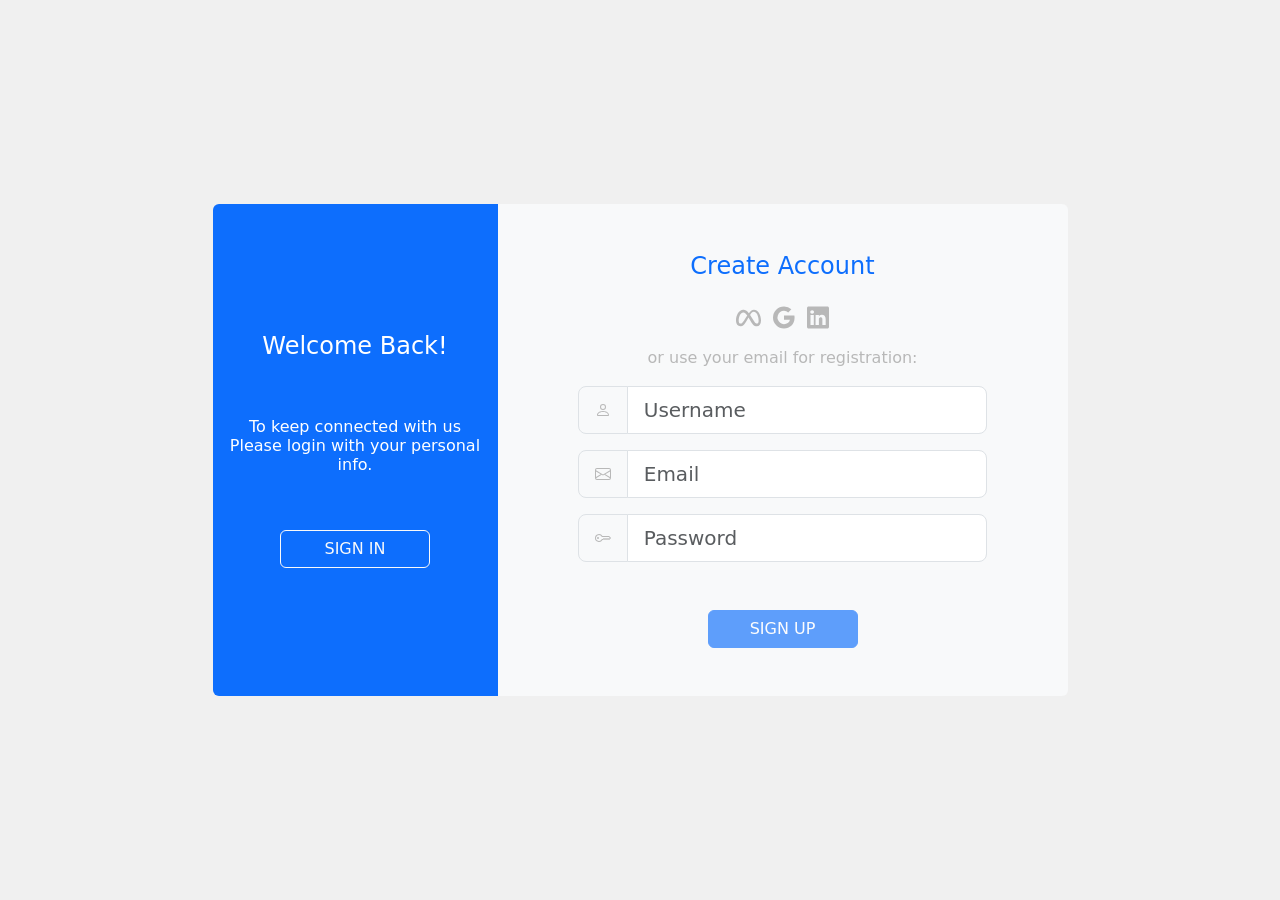
<file: index.html>
<!DOCTYPE html>
<html lang="pt-br">
  <head>
    <meta charset="UTF-8" />
    <meta http-equiv="X-UA-Compatible" content="IE=edge" />
    <meta name="viewport" content="width=device-width, initial-scale=1.0" />
    <link rel="icon" type="image/x-icon" href="/images/dark-logo.svg" />
    <link rel="icon" type="image/x-icon" href="/images/normal-logo.svg" />
    <!-- <link
      rel="stylesheet"
      href="/node_modules/bootstrap/dist/css/bootstrap.css"
    /> -->
    <link
      rel="stylesheet"
      href="https://cdn.jsdelivr.net/npm/bootstrap@5.2.0-beta1/dist/css/bootstrap.min.css"
    />
    <link rel="stylesheet" href="default.css" />
    <title>Home</title>
  </head>
  <body>
    <div class="d-flex align-items-center center-adjustment">
      <div class="container">
        <div class="row justify-content-center">
          <div
            class="col-3 bg-primary text-white rounded-start d-flex flex-column align-items-center justify-content-center"
          >
            <h4 class="text-center">Welcome Back!</h4>
            <h6 class="text-center mt-5">
              To keep connected with us<br />Please login with your personal
              info.
            </h6>
            <button
              type="button"
              style="width: 150px"
              class="btn btn-outline-light mt-5"
              id="signInButtonNavigator"
            >
              SIGN IN
            </button>
          </div>
          <div class="col-6 bg-light rounded-end">
            <h4 class="text-center text-primary mt-5 mb-4">Create Account</h4>
            <div class="d-flex justify-content-center mb-3">
              <img id="meta" src="/images/meta.svg" />
              <img id="google" src="/images/google.svg" />
              <img id="linkedin" src="/images/linkedin.svg" />
            </div>
            <h7 id="useYourEmail" class="d-flex justify-content-center mb-3"
              >or use your email for registration:</h7
            >
            <form class="d-flex flex-nowrap flex-column align-items-center">
              <div class="input-group input-group-lg flex mb-3 w-75">
                <span class="input-group-text" id="addon-wrapping"
                  ><img src="/images/person.svg"
                /></span>
                <input
                  type="text"
                  class="form-control"
                  id="username"
                  placeholder="Username"
                  aria-label="Username"
                  aria-describedby="addon-wrapping"
                  tabindex="0"
                  data-bs-toggle="popover"
                  data-bs-trigger=" focus"
                  data-bs-content="Enter your Username"
                />
              </div>
              <div class="input-group input-group-lg flex-nowrap mb-3 w-75">
                <span class="input-group-text" id="basic-addon1"
                  ><img src="/images/envelope.svg"
                /></span>
                <input
                  type="email"
                  id="email"
                  class="form-control"
                  placeholder="Email"
                  aria-label="Email"
                  aria-describedby="addon-wrapping"
                  tabindex="0"
                  data-bs-toggle="popover"
                  data-bs-trigger=" focus"
                  data-bs-content="Example@example.com"
                />
              </div>
              <div class="input-group input-group-lg flex-nowrap w-75">
                <span class="input-group-text" id="addon-wrapping"
                  ><img src="/images/key.svg"
                /></span>
                <input
                  type="password"
                  id="password"
                  class="form-control"
                  placeholder="Password"
                  aria-label="Password"
                  aria-describedby="addon-wrapping"
                  tabindex="0"
                  data-bs-toggle="popover"
                  data-bs-trigger="focus"
                  data-bs-content="Minimum eight characters, at least one letter and one number."
                />
              </div>
              <div id="registerAlert"></div>
                <button
                  class="btn btn-primary mb-5 mt-5"
                  id="signUpButtonLogin"
                  style="width: 150px"
                  type="button"
                  disabled
                >
                  SIGN UP
                </button>
              </span>
            </form>
          </div>
        </div>
      </div>
    </div>
    <script src="/home-page.js"></script>
    <script src="https://cdn.jsdelivr.net/npm/bootstrap@5.2.0-beta1/dist/js/bootstrap.bundle.min.js"></script>
    <script>
      var exports = {};
    </script>
    <script>
      const popoverTriggerList = document.querySelectorAll(
        '[data-bs-toggle="popover"]'
      );
      const popoverList = [...popoverTriggerList].map(
        popoverTriggerEl => new bootstrap.Popover(popoverTriggerEl)
      );
      const popover = new bootstrap.Popover('.popover-dismiss', {
        trigger: 'focus',
      });
    </script>
  </body>
</html>
</file>
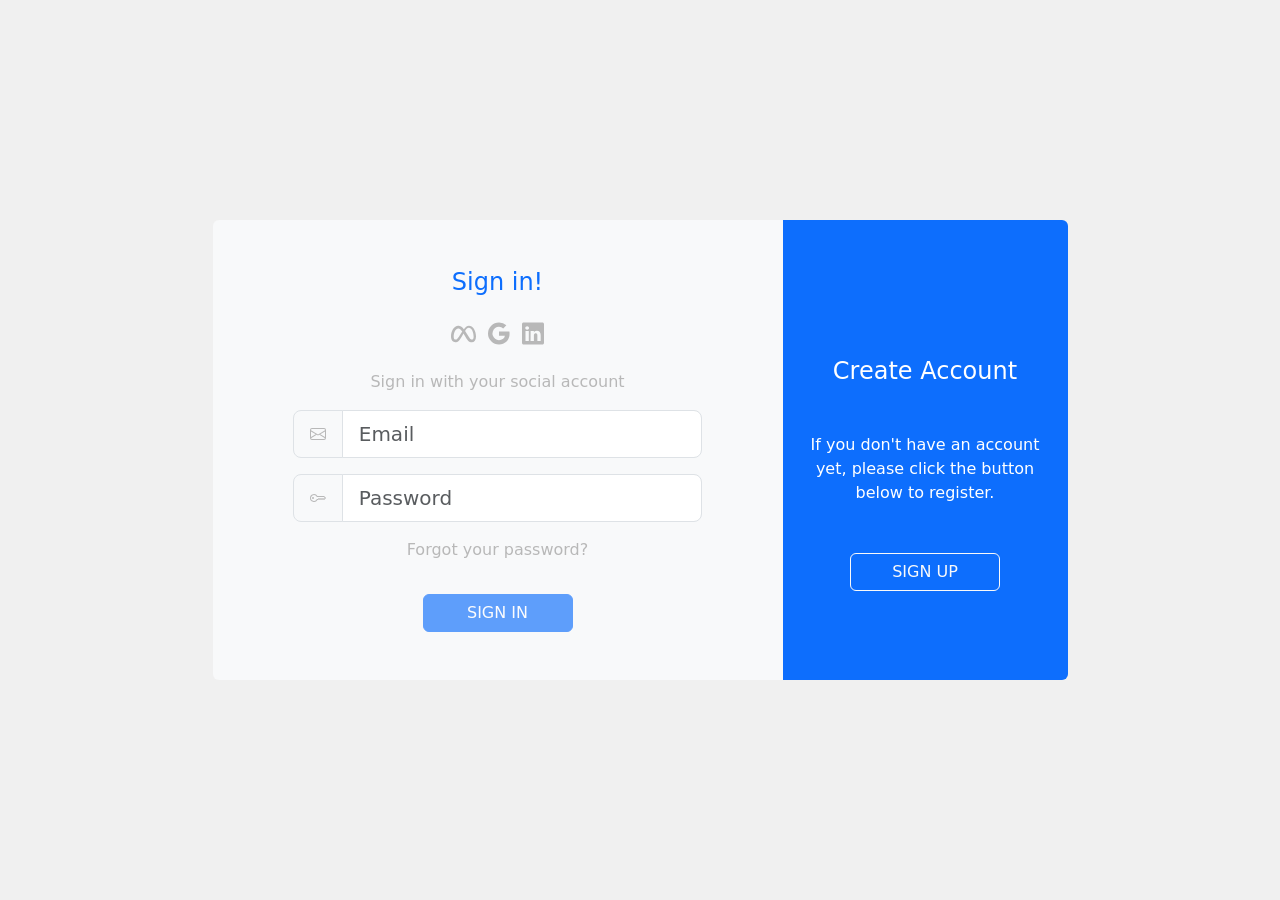
<file: signIn-page.html>
<!DOCTYPE html>
<html lang="pt-br">
  <head>
    <meta charset="UTF-8" />
    <meta http-equiv="X-UA-Compatible" content="IE=edge" />
    <meta name="viewport" content="width=device-width, initial-scale=1.0" />
    <link rel="icon" type="image/x-icon" href="/images/dark-logo.svg" />
    <link rel="icon" type="image/x-icon" href="/images/normal-logo.svg" />
    <link
      rel="stylesheet"
      href="https://cdn.jsdelivr.net/npm/bootstrap@5.2.0-beta1/dist/css/bootstrap.min.css"
    />
    <link rel="stylesheet" href="default.css" />
    <title>Sign In</title>
  </head>
  <body>
    <div class="d-flex align-items-center center-adjustment">
      <div class="container">
        <div class="row justify-content-center">
          <div
            class="col-6 bg-light text-white rounded-start d-flex flex-column align-items-center justify-content-center"
          >
            <h4 class="text-center text-primary mt-5 mb-4">Sign in!</h4>
            <div class="d-flex justify-content-center mb-4">
              <img id="meta" src="/images/meta.svg" />
              <img id="google" src="/images/google.svg" />
              <img id="linkedin" src="/images/linkedin.svg" />
            </div>
            <h7 id="useYourEmail" class="d-flex justify-content-center mb-3"
              >Sign in with your social account</h7
            >
            <div class="input-group input-group-lg flex-nowrap mb-3 w-75">
              <span class="input-group-text" id="basic-addon1"
                ><img src="/images/envelope.svg"
              /></span>
              <input
                type="email"
                id="email"
                class="form-control"
                placeholder="Email"
                aria-label="Email"
                aria-describedby="addon-wrapping"
                tabindex="0"
                data-bs-toggle="popover"
                data-bs-trigger=" focus"
                data-bs-content="Example@example.com"
              />
            </div>
            <div class="input-group input-group-lg flex-nowrap w-75">
              <span class="input-group-text" id="addon-wrapping"
                ><img src="/images/key.svg"
              /></span>
              <input
                type="password"
                id="password"
                class="form-control"
                placeholder="Password"
                aria-label="Password"
                aria-describedby="addon-wrapping"
                tabindex="0"
                data-bs-toggle="popover"
                data-bs-trigger="focus"
                data-bs-content="Minimum eight characters, at least one letter and one number."
              />
            </div>
            <p id="useYourEmail" class="d-flex justify-content-end mt-3">
              Forgot your password?
            </p>
            <div id="registerAlert"></div>
              <button
                class="btn btn-primary mb-5 mt-3"
                id="signIpButton"
                style="width: 150px"
                type="button"
                disabled

              >
                SIGN IN
          </butto>
          </div> 

          <div
            class="col-3 bg-primary text-white rounded-end d-flex flex-column align-items-center justify-content-center"
          >
            <h4 class="text-center mt-5 mb-4">Create Account</h4>
            <h7 class="text-center mt-4"
              >If you don't have an account yet, please click the button below
              to register.</h7
            >
            <button
              type="button"
              style="width: 150px"
              class="btn btn-outline-light mt-5"
              id="navigatorHome"
            >
              SIGN UP
            </button>
          </div>
        </div>
      </div>
    </div>
    <script src="/signIn-page.js"></script>
    <script src="https://cdn.jsdelivr.net/npm/bootstrap@5.2.0-beta1/dist/js/bootstrap.bundle.min.js"></script>
    <script>
      var exports = {};
    </script>
    <script>
      const popoverTriggerList = document.querySelectorAll(
        '[data-bs-toggle="popover"]'
      );
      const popoverList = [...popoverTriggerList].map(
        popoverTriggerEl => new bootstrap.Popover(popoverTriggerEl)
      );
      const popover = new bootstrap.Popover('.popover-dismiss', {
        trigger: 'focus',
      });
    </script>
  </body>
</html>
</file>
<file: default.css>
body {
  background-color: #f0f0f0;
}

.center-adjustment {
  height: 100vh;
}

#meta {
  transition: 0.8s all;
  margin-right: 12px;
  width: 25px;
}

#meta:hover {
  transform: scale(1.2);
  cursor: pointer;
}

#google {
  transition: 0.8s all;
  margin-right: 12px;
  width: 22px;
}

#google:hover {
  transform: scale(1.2);
  cursor: pointer;
}

#linkedin {
  width: 22px;
  transition: 0.8s all;
}

#linkedin:hover {
  transform: scale(1.2);
  cursor: pointer;
}

#useYourEmail {
  color: #b8b8b8;
}

h4,
h6,
h7 {
  cursor: default;
}

.fadeOut {
  animation: fadeOut 5s backwards;
}

@keyframes fadeOut {
  0% {
    opacity: 100%;
  }
  100% {
    opacity: 0%;
  }
}

.card {
  width: 200px;
  height: 200px;
  background-color: rgb(255, 255, 255);
  margin: 10px 10px 10px 10px;
  border-radius: 10px;
  text-align: center;
  box-shadow: 1px 1px 5px 0px rgba(50, 50, 50, 0.13);
  transition: 0.8s all;
  display: flex;
  align-items: center;
}

.card:hover {
  transform: scale(1.02);
}

.addButton {
  width: 60px;
  height: 60px;
  background-color: white;
  border-radius: 60px;
  border-style: none;
  color: #007bff;
  transition: 0.8s all;
  font-family: Arial, Helvetica, sans-serif;
  font-size: 30px;
}

.buttonAdd {
  position: absolute;
  top: 85%;
  left: 95%;
}

.addButton:hover {
  transform: scale(1.1);
  cursor: pointer;
}

.addButton:active {
  transform: scale(0.9);
}

.listas {
  display: inline-flex;
}

.titulo {
  color: #007bff;
  font-family: Arial, Helvetica, sans-serif;
  font-size: 15px;
  text-align: center;
  font-weight: bold;
  width: 180px;
  margin-top: 10px;
  border-style: none;
  height: 30px;
  transition: 0.8s all;
}

.titulo:focus {
  outline: solid #007bff 1px;
  color: #007bff;
  border-radius: 5px;
  transform: scale(1.02);
}

.anotacao {
  color: #919191;
  font-family: Arial, Helvetica, sans-serif;
  font-size: 15px;
  text-align: center;
  margin-top: 5px;
  height: 125px;
  border-style: none;
  transition: 0.8s all;
}

.anotacao:focus {
  outline: solid #007bff 1px;
  color: #007bff;
  border-radius: 10px;
  transform: scale(1.02);
}

.excluirButton {
  background-color: #007bff;
  border-style: none;
  width: 200px;
  height: 25px;
  border-bottom-right-radius: 10px;
  border-bottom-left-radius: 10px;
  background-image: url(/images/trash3.svg);
  background-repeat: no-repeat;
  background-position: center;
  background-size: 18px;
  transition: 0.8s all;
  overflow: hidden;
}

.excluirButton:hover {
  background-color: rgb(167, 42, 42);
  transform: scale(1.05);
  cursor: pointer;
}

.excluirButton:active {
  transform: scale(0.9);
}

.cards {
  display: flex;
  align-items: center;
}
.lists {
  margin-top: 70px;
}

.editaButtons {
  margin-top: 9px;
  margin-bottom: -5px;
}
</file>
